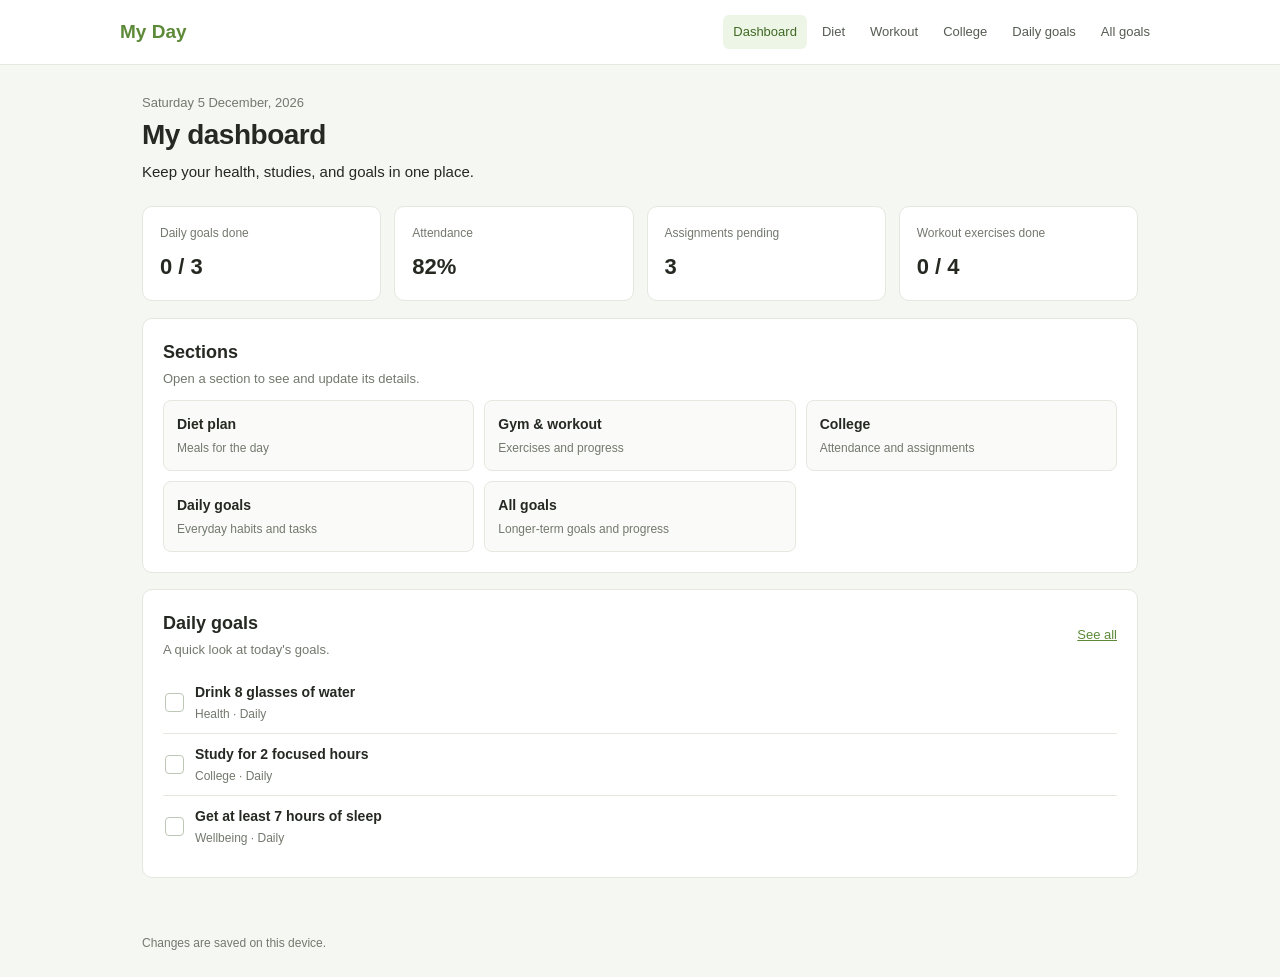
<file: index.html>
<!doctype html>
<html lang="en">
<head>
  <meta charset="utf-8">
  <meta name="viewport" content="width=device-width, initial-scale=1">
  <title>My Day — Dashboard</title>
  <link rel="stylesheet" href="style.css">
  <script src="app.js" defer></script>
</head>
<body data-page="dashboard">
  <header class="site-header">
    <a class="brand" href="index.html">My Day</a>
    <nav class="navigation" aria-label="Main navigation">
      <a class="active" href="index.html">Dashboard</a>
      <a href="diet.html">Diet</a>
      <a href="workout.html">Workout</a>
      <a href="college.html">College</a>
      <a href="daily-goals.html">Daily goals</a>
      <a href="goals.html">All goals</a>
    </nav>
  </header>
  <main>
    <section class="page-intro">
      <p class="muted" id="today-date"></p>
      <h1>My dashboard</h1>
      <p>Keep your health, studies, and goals in one place.</p>
    </section>
    <section class="summary-grid" aria-label="Today's summary">
      <a class="summary-card" href="daily-goals.html"><span>Daily goals done</span><strong id="dash-daily">0 / 0</strong></a>
      <a class="summary-card" href="college.html"><span>Attendance</span><strong id="dash-attendance">0%</strong></a>
      <a class="summary-card" href="college.html"><span>Assignments pending</span><strong id="dash-assignments">0</strong></a>
      <a class="summary-card" href="workout.html"><span>Workout exercises done</span><strong id="dash-workout">0 / 0</strong></a>
    </section>
    <section class="card">
      <div class="section-heading">
        <div><h2>Sections</h2><p class="muted">Open a section to see and update its details.</p></div>
      </div>
      <div class="section-links">
        <a href="diet.html"><strong>Diet plan</strong><span>Meals for the day</span></a>
        <a href="workout.html"><strong>Gym & workout</strong><span>Exercises and progress</span></a>
        <a href="college.html"><strong>College</strong><span>Attendance and assignments</span></a>
        <a href="daily-goals.html"><strong>Daily goals</strong><span>Everyday habits and tasks</span></a>
        <a href="goals.html"><strong>All goals</strong><span>Longer-term goals and progress</span></a>
      </div>
    </section>
    <section class="card">
      <div class="section-heading">
        <div><h2>Daily goals</h2><p class="muted">A quick look at today's goals.</p></div>
        <a class="plain-link" href="daily-goals.html">See all</a>
      </div>
      <div id="dashboard-daily-list" class="item-list"></div>
    </section>
  </main>
  <footer>Changes are saved on this device.</footer>
</body>
</html>
</file>
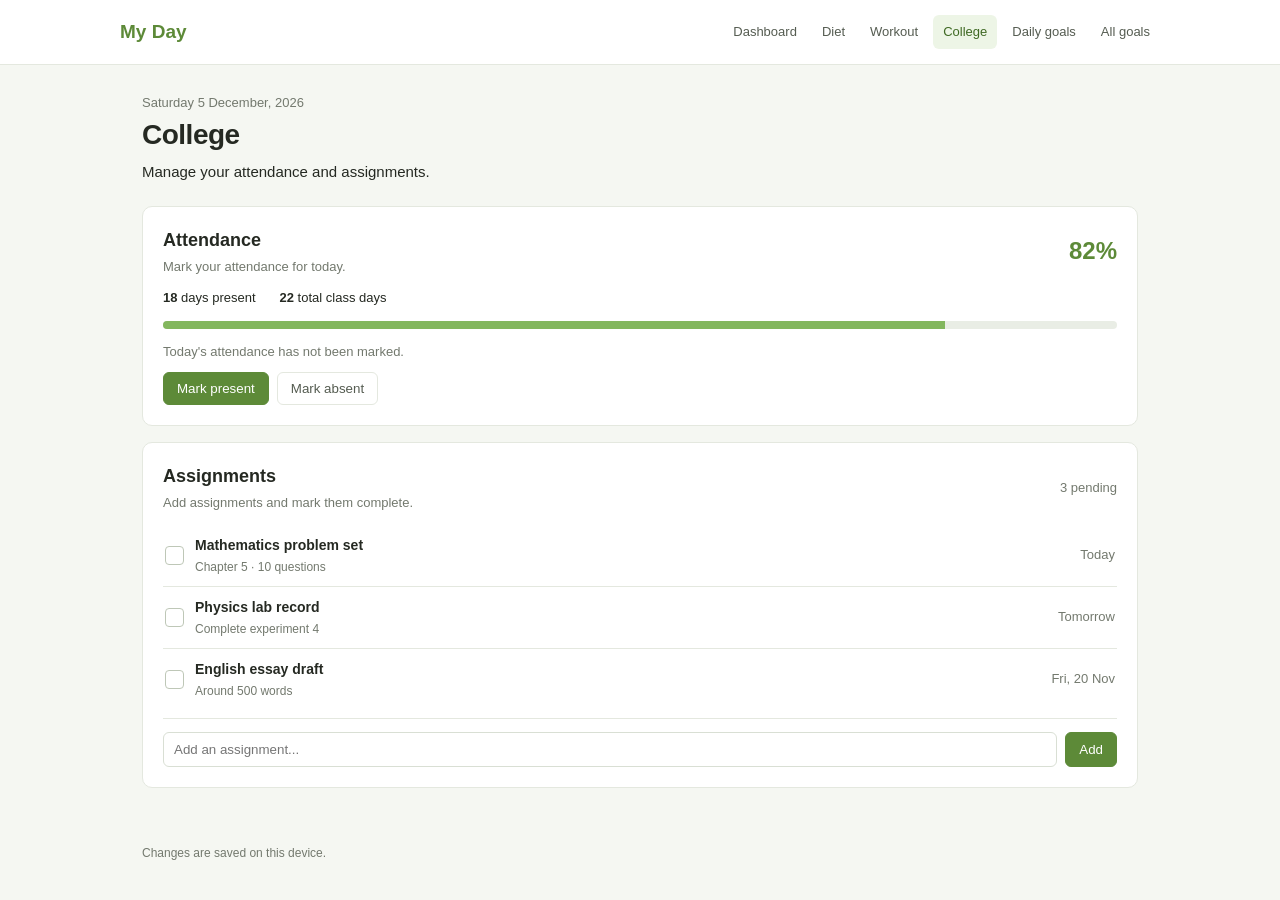
<file: college.html>
<!doctype html>
<html lang="en">
<head>
  <meta charset="utf-8">
  <meta name="viewport" content="width=device-width, initial-scale=1">
  <title>College — My Day</title>
  <link rel="stylesheet" href="style.css">
  <script src="app.js" defer></script>
</head>
<body data-page="college">
  <header class="site-header">
    <a class="brand" href="index.html">My Day</a>
    <nav class="navigation" aria-label="Main navigation">
      <a href="index.html">Dashboard</a>
      <a href="diet.html">Diet</a>
      <a href="workout.html">Workout</a>
      <a class="active" href="college.html">College</a>
      <a href="daily-goals.html">Daily goals</a>
      <a href="goals.html">All goals</a>
    </nav>
  </header>
  <main>
    <section class="page-intro">
      <p class="muted" id="today-date"></p><h1>College</h1>
      <p>Manage your attendance and assignments.</p>
    </section>
    <section class="card">
      <div class="section-heading"><div><h2>Attendance</h2><p class="muted">Mark your attendance for today.</p></div><strong class="attendance-value" id="attendance-rate">0%</strong></div>
      <div class="attendance-details"><span><strong id="present-count">0</strong> days present</span><span><strong id="total-count">0</strong> total class days</span></div>
      <div class="progress-track"><div id="attendance-bar" class="progress-fill"></div></div>
      <p id="attendance-status" class="muted status-text"></p>
      <div class="button-row"><button type="button" class="button" id="present-button">Mark present</button><button type="button" class="button secondary" id="absent-button">Mark absent</button></div>
    </section>
    <section class="card">
      <div class="section-heading"><div><h2>Assignments</h2><p class="muted">Add assignments and mark them complete.</p></div><span class="count-label" id="assignment-count"></span></div>
      <div id="assignment-list" class="item-list"></div>
      <form class="add-form" id="assignment-form"><label class="sr-only" for="assignment-input">New assignment</label><input id="assignment-input" type="text" maxlength="70" placeholder="Add an assignment..." required><button class="button" type="submit">Add</button></form>
    </section>
  </main>
  <footer>Changes are saved on this device.</footer>
</body>
</html>
</file>
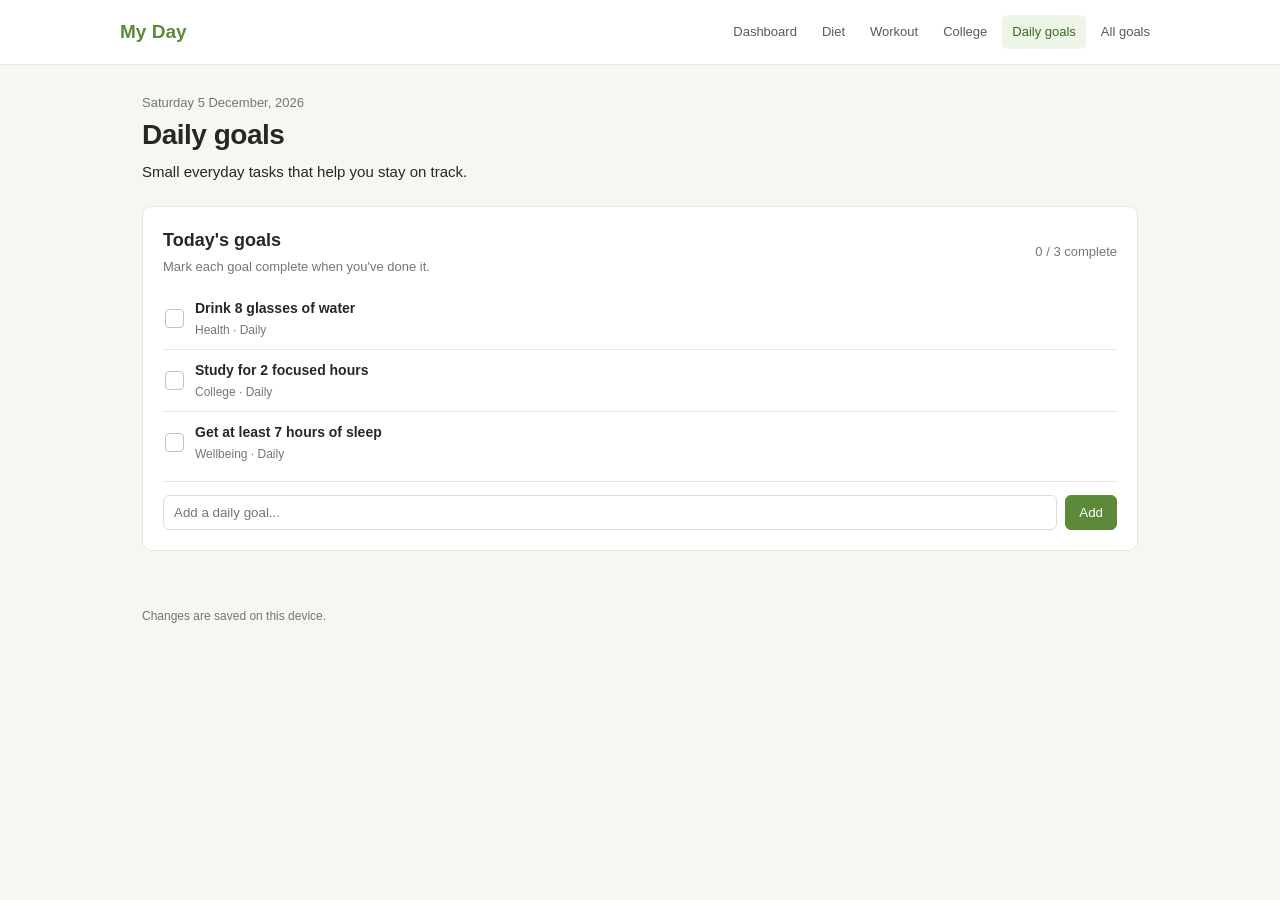
<file: daily-goals.html>
<!doctype html>
<html lang="en">
<head>
  <meta charset="utf-8">
  <meta name="viewport" content="width=device-width, initial-scale=1">
  <title>Daily goals — My Day</title>
  <link rel="stylesheet" href="style.css">
  <script src="app.js" defer></script>
</head>
<body data-page="daily-goals">
  <header class="site-header">
    <a class="brand" href="index.html">My Day</a>
    <nav class="navigation" aria-label="Main navigation">
      <a href="index.html">Dashboard</a><a href="diet.html">Diet</a><a href="workout.html">Workout</a><a href="college.html">College</a><a class="active" href="daily-goals.html">Daily goals</a><a href="goals.html">All goals</a>
    </nav>
  </header>
  <main>
    <section class="page-intro"><p class="muted" id="today-date"></p><h1>Daily goals</h1><p>Small everyday tasks that help you stay on track.</p></section>
    <section class="card">
      <div class="section-heading"><div><h2>Today's goals</h2><p class="muted">Mark each goal complete when you've done it.</p></div><span class="count-label" id="daily-count"></span></div>
      <div id="daily-goal-list" class="item-list"></div>
      <form class="add-form" id="daily-goal-form"><label class="sr-only" for="daily-goal-input">New daily goal</label><input id="daily-goal-input" type="text" maxlength="70" placeholder="Add a daily goal..." required><button class="button" type="submit">Add</button></form>
    </section>
  </main>
  <footer>Changes are saved on this device.</footer>
</body>
</html>
</file>
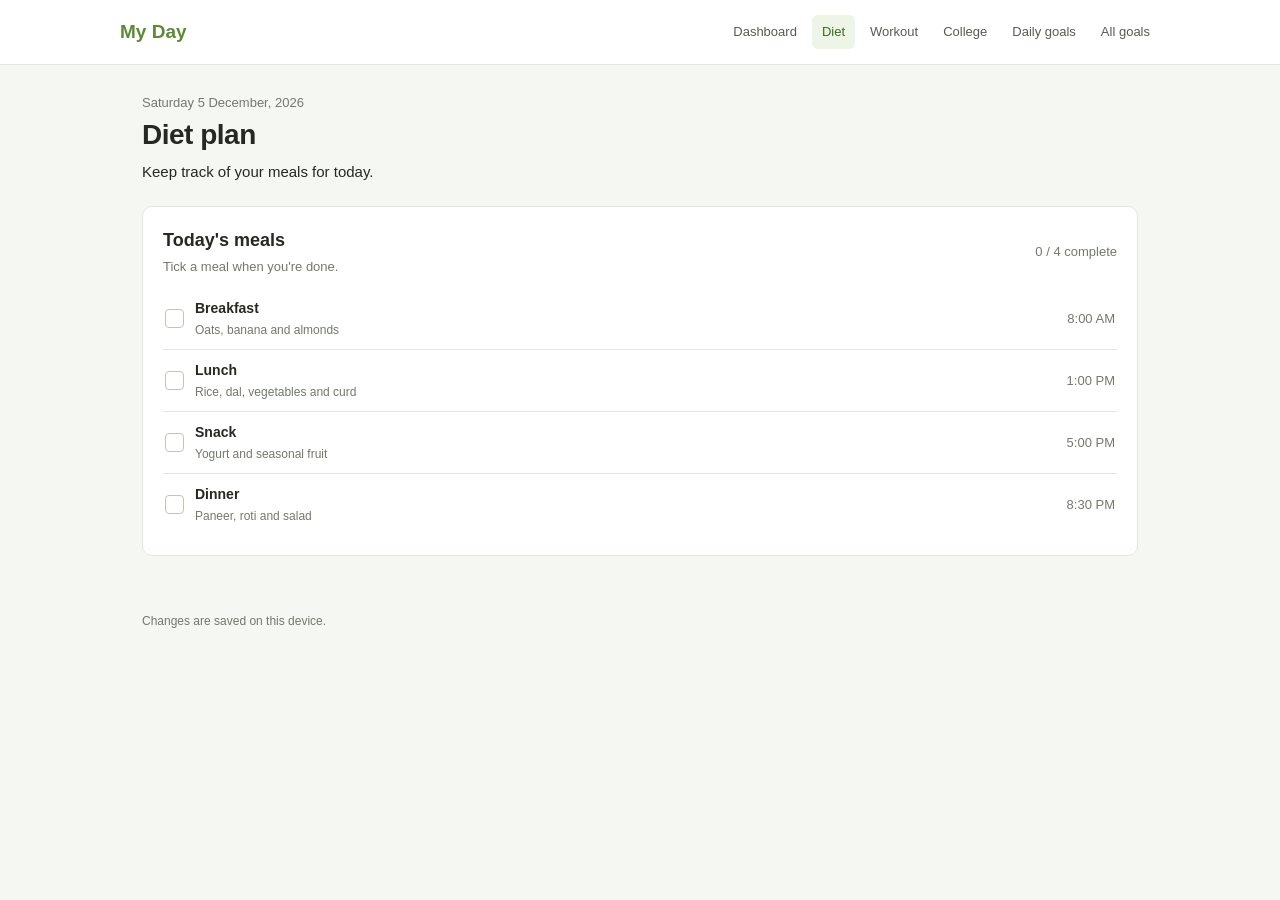
<file: diet.html>
<!doctype html>
<html lang="en">
<head>
  <meta charset="utf-8">
  <meta name="viewport" content="width=device-width, initial-scale=1">
  <title>Diet plan — My Day</title>
  <link rel="stylesheet" href="style.css">
  <script src="app.js" defer></script>
</head>
<body data-page="diet">
  <header class="site-header">
    <a class="brand" href="index.html">My Day</a>
    <nav class="navigation" aria-label="Main navigation">
      <a href="index.html">Dashboard</a><a class="active" href="diet.html">Diet</a><a href="workout.html">Workout</a><a href="college.html">College</a><a href="daily-goals.html">Daily goals</a><a href="goals.html">All goals</a>
    </nav>
  </header>
  <main>
    <section class="page-intro"><p class="muted" id="today-date"></p><h1>Diet plan</h1><p>Keep track of your meals for today.</p></section>
    <section class="card">
      <div class="section-heading"><div><h2>Today's meals</h2><p class="muted">Tick a meal when you're done.</p></div><span class="count-label" id="meal-count"></span></div>
      <div id="meal-list" class="item-list"></div>
    </section>
  </main>
  <footer>Changes are saved on this device.</footer>
</body>
</html>
</file>
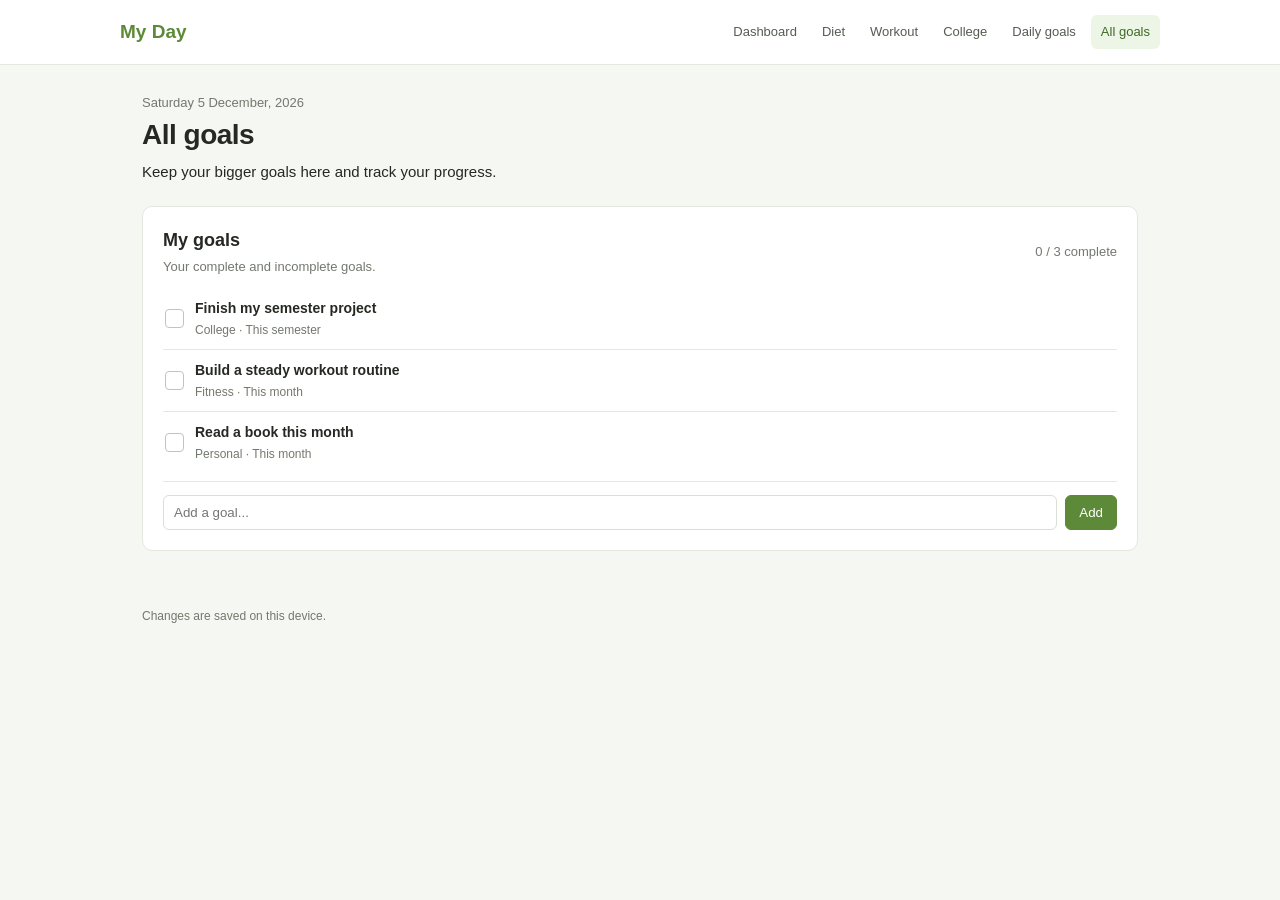
<file: goals.html>
<!doctype html>
<html lang="en">
<head>
  <meta charset="utf-8">
  <meta name="viewport" content="width=device-width, initial-scale=1">
  <title>All goals — My Day</title>
  <link rel="stylesheet" href="style.css">
  <script src="app.js" defer></script>
</head>
<body data-page="goals">
  <header class="site-header">
    <a class="brand" href="index.html">My Day</a>
    <nav class="navigation" aria-label="Main navigation">
      <a href="index.html">Dashboard</a><a href="diet.html">Diet</a><a href="workout.html">Workout</a><a href="college.html">College</a><a href="daily-goals.html">Daily goals</a><a class="active" href="goals.html">All goals</a>
    </nav>
  </header>
  <main>
    <section class="page-intro"><p class="muted" id="today-date"></p><h1>All goals</h1><p>Keep your bigger goals here and track your progress.</p></section>
    <section class="card">
      <div class="section-heading"><div><h2>My goals</h2><p class="muted">Your complete and incomplete goals.</p></div><span class="count-label" id="goal-count"></span></div>
      <div id="goal-list" class="item-list"></div>
      <form class="add-form" id="goal-form"><label class="sr-only" for="goal-input">New goal</label><input id="goal-input" type="text" maxlength="70" placeholder="Add a goal..." required><button class="button" type="submit">Add</button></form>
    </section>
  </main>
  <footer>Changes are saved on this device.</footer>
</body>
</html>
</file>
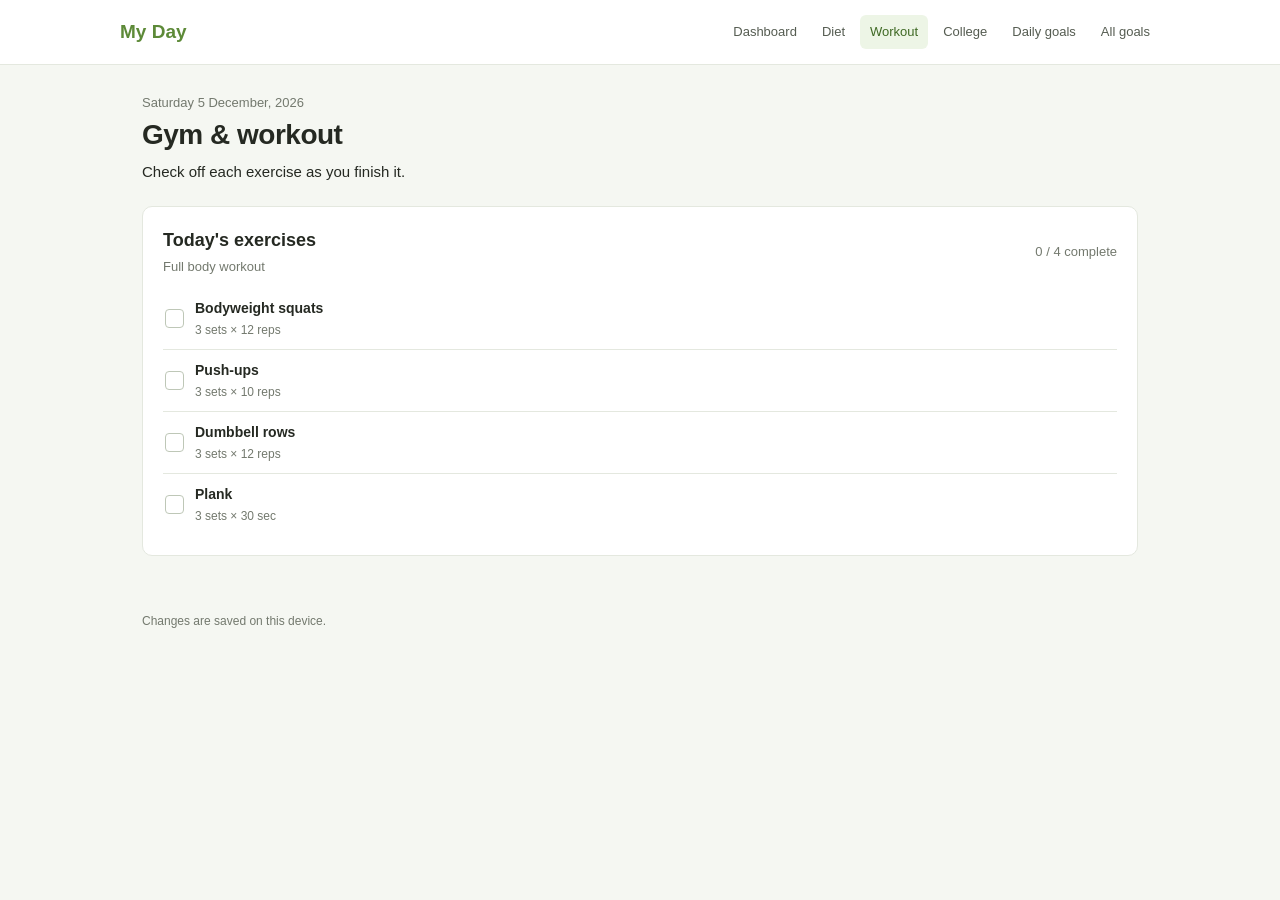
<file: workout.html>
<!doctype html>
<html lang="en">
<head>
  <meta charset="utf-8">
  <meta name="viewport" content="width=device-width, initial-scale=1">
  <title>Workout — My Day</title>
  <link rel="stylesheet" href="style.css">
  <script src="app.js" defer></script>
</head>
<body data-page="workout">
  <header class="site-header">
    <a class="brand" href="index.html">My Day</a>
    <nav class="navigation" aria-label="Main navigation">
      <a href="index.html">Dashboard</a><a href="diet.html">Diet</a><a class="active" href="workout.html">Workout</a><a href="college.html">College</a><a href="daily-goals.html">Daily goals</a><a href="goals.html">All goals</a>
    </nav>
  </header>
  <main>
    <section class="page-intro"><p class="muted" id="today-date"></p><h1>Gym & workout</h1><p>Check off each exercise as you finish it.</p></section>
    <section class="card">
      <div class="section-heading"><div><h2>Today's exercises</h2><p class="muted">Full body workout</p></div><span class="count-label" id="workout-count"></span></div>
      <div id="workout-list" class="item-list"></div>
    </section>
  </main>
  <footer>Changes are saved on this device.</footer>
</body>
</html>
</file>
<file: style.css>
:root {
  color-scheme: light;
  --ink: #252922;
  --muted: #73796e;
  --line: #e4e8df;
  --paper: #fff;
  --background: #f5f7f2;
  --green: #5d8a38;
  --green-light: #edf5e6;
}

* { box-sizing: border-box; }
body {
  background: var(--background);
  color: var(--ink);
  font: 15px/1.5 Arial, Helvetica, sans-serif;
  margin: 0;
}
a { color: inherit; }
.site-header {
  align-items: center;
  background: var(--paper);
  border-bottom: 1px solid var(--line);
  display: flex;
  flex-wrap: wrap;
  gap: 25px;
  justify-content: space-between;
  padding: 15px max(22px, calc((100% - 1040px) / 2));
}
.brand { color: var(--green); font-size: 19px; font-weight: 700; text-decoration: none; }
.navigation { display: flex; flex-wrap: wrap; gap: 5px; }
.navigation a {
  border-radius: 6px;
  color: #555c51;
  font-size: 13px;
  padding: 7px 10px;
  text-decoration: none;
}
.navigation a:hover, .navigation a.active { background: var(--green-light); color: #3f6924; }
main { margin: 0 auto; max-width: 1040px; padding: 28px 22px 40px; }
.page-intro { margin: 0 0 22px; }
.page-intro h1 { font-size: 28px; letter-spacing: -.5px; margin: 2px 0 5px; }
.page-intro p { margin: 0; }
.muted { color: var(--muted); font-size: 13px; }
.summary-grid { display: grid; gap: 13px; grid-template-columns: repeat(4, minmax(0, 1fr)); margin-bottom: 17px; }
.summary-card, .card { background: var(--paper); border: 1px solid var(--line); border-radius: 10px; }
.summary-card { display: grid; gap: 8px; padding: 17px; text-decoration: none; }
.summary-card:hover { border-color: #b6cba5; }
.summary-card span { color: var(--muted); font-size: 12px; }
.summary-card strong { font-size: 22px; }
.card { margin-bottom: 16px; padding: 20px; }
.section-heading { align-items: center; display: flex; gap: 12px; justify-content: space-between; margin-bottom: 12px; }
h2 { font-size: 18px; margin: 0; }
.section-heading p { margin: 3px 0 0; }
.plain-link { color: var(--green); font-size: 13px; }
.section-links { display: grid; gap: 10px; grid-template-columns: repeat(3, minmax(0, 1fr)); }
.section-links a { background: #fafbf9; border: 1px solid var(--line); border-radius: 8px; padding: 13px; text-decoration: none; }
.section-links a:hover { background: var(--green-light); }
.section-links strong, .section-links span { display: block; }
.section-links strong { font-size: 14px; }
.section-links span { color: var(--muted); font-size: 12px; margin-top: 4px; }
.item-list { display: grid; }
.list-row { align-items: center; border-top: 1px solid var(--line); display: flex; gap: 11px; min-height: 56px; padding: 10px 2px; }
.list-row:first-child { border-top: 0; }
.list-copy { flex: 1; min-width: 0; }
.list-copy strong { display: block; font-size: 14px; font-weight: 600; }
.list-copy span { color: var(--muted); display: block; font-size: 12px; margin-top: 2px; }
.list-row.done .list-copy strong { color: #858b81; text-decoration: line-through; }
.check-button { background: white; border: 1px solid #bec7b7; border-radius: 4px; cursor: pointer; flex: 0 0 19px; height: 19px; padding: 0; width: 19px; }
.check-button[aria-pressed="true"] { background: var(--green); border-color: var(--green); color: white; }
.count-label { color: var(--muted); font-size: 13px; white-space: nowrap; }
.attendance-value { color: var(--green); font-size: 24px; }
.attendance-details { display: flex; flex-wrap: wrap; gap: 24px; font-size: 13px; }
.progress-track { background: #e9ede5; border-radius: 5px; height: 8px; margin: 13px 0; overflow: hidden; }
.progress-fill { background: #83b75e; height: 100%; transition: width .2s; }
.status-text { margin: 0 0 11px; }
.button-row { display: flex; flex-wrap: wrap; gap: 8px; }
.button { background: var(--green); border: 1px solid var(--green); border-radius: 6px; color: white; cursor: pointer; padding: 8px 13px; }
.button:hover { background: #4c762e; }
.button.secondary { background: white; color: #555c51; border-color: var(--line); }
.button.secondary:hover { background: #f2f4ef; }
.add-form { border-top: 1px solid var(--line); display: flex; gap: 8px; margin-top: 8px; padding-top: 13px; }
.add-form input { border: 1px solid #d9dfd4; border-radius: 6px; flex: 1; min-width: 0; padding: 9px 10px; }
.add-form input:focus { border-color: var(--green); outline: 2px solid #e6f0dc; }
.empty-state { color: var(--muted); font-size: 13px; padding: 12px 0; }
footer { color: var(--muted); font-size: 12px; margin: 0 auto; max-width: 1040px; padding: 0 22px 25px; }
.sr-only { height: 1px; margin: -1px; overflow: hidden; position: absolute; width: 1px; clip: rect(0, 0, 0, 0); }
@media (max-width: 720px) {
  .site-header { align-items: flex-start; gap: 8px; padding: 13px 16px; }
  .navigation { gap: 2px; }
  .navigation a { font-size: 12px; padding: 6px 8px; }
  main { padding: 22px 16px 30px; }
  .summary-grid { grid-template-columns: repeat(2, minmax(0, 1fr)); }
  .section-links { grid-template-columns: repeat(2, minmax(0, 1fr)); }
  footer { padding-left: 16px; }
}
@media (max-width: 420px) {
  .site-header { display: block; }
  .navigation { margin-top: 8px; }
  .navigation a { padding-left: 6px; padding-right: 6px; }
  .section-links { grid-template-columns: 1fr; }
  .card { padding: 16px; }
}
</file>
